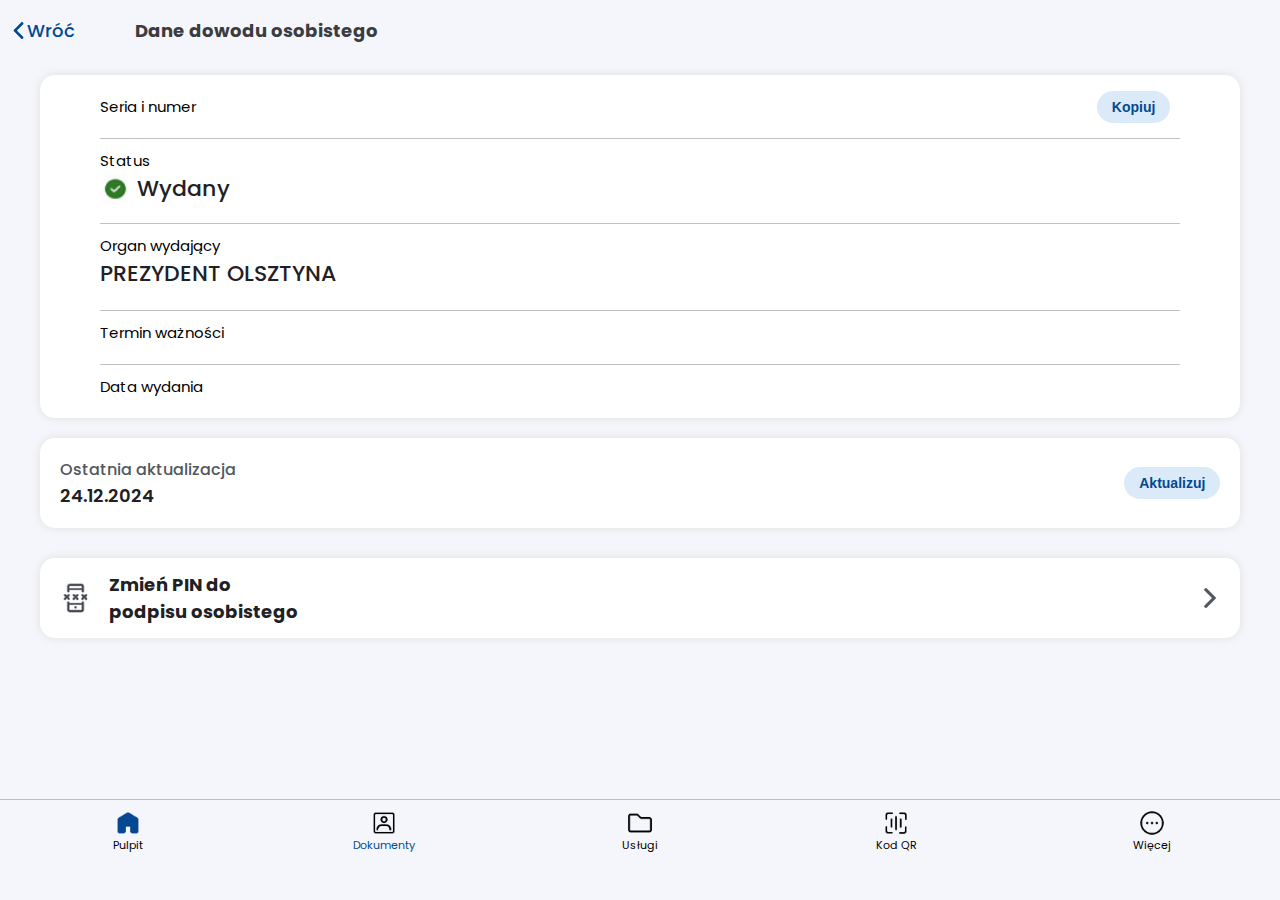
<file: dane.html>
<head>
    <title>mObywatel</title>
    <meta charset="UTF-8">
    <link rel="stylesheet" href="assets/card.css?v=1.2">
    <link rel="stylesheet" href="assets/main.css">
    <link rel="icon" type="image/x-icon" href="images/otM5jOA.png">
    <link rel="apple-touch-icon" href="images/otM5jOA.png">
    <link rel="shortcut icon" href="images/otM5jOA.png">
    <meta name="format-detection" content="telephone=no">
    <meta name="viewport" content="width=device-width, initial-scale=0.8, user-scalable=no">
    <meta name="mobile-web-app-capable" content="yes">
    <style>
        .circle-buttons {
      display: flex;
      justify-content: space-around;
      margin-top: 24px;
    }
    .circle-button {
      background-color: #2c2c2c;
      border-radius: 50%;
      width: 72px;
      height: 72px;
      display: flex;
      flex-direction: column;
      align-items: center;
      justify-content: center;
      color: white;
      font-size: 12px;
      text-align: center;
      border: 1px solid #444;
    }
    .circle-button span {
      margin-top: 6px;
    }

.box_value, .box_value1{
    font-size: 1rem;
    font-weight: 500;
    color: #1f2125;
    margin: 0;
    padding: 0;

}

.services_grid {
    display: flex;
    justify-content: flex-start; /* lub space-between */
    flex-wrap: nowrap;
    gap: 5px;
    width: 100%;
    margin: 0 auto;
    padding: 5px;
    overflow-x: auto; /* POZWALA przewijać poziomo na małych ekranach */
    max-width: auto;
    float: left;
    padding-bottom: 0px;
}


.service_box {
    flex: 1 1 20%;
    min-width: 0px;
    max-width: auto;
    display: flex;
    flex-direction: column;
    align-items: center;
    justify-content: flex-start;
    padding: 15px;
    border-radius: 10px;
    text-align: center;
    transition: transform 0.3s ease;
    padding-bottom: 0px;
}

.service_box_icon {
    width: 30px;
    height: 30px;
    object-fit: contain;
    margin-bottom: 10px;
    border-radius: 20px;
    padding: 10px;
    background-color: white;
    margin: 0px;
}


.service_box_name {
    font-size: 12px;
    font-weight: 600;
    color: #1f2125;
    line-height: 1.2;
    min-height: 3em; /* zapewnia równe wysokości tekstu */
    padding-bottom: 0px;
}

.confirm_box{
    margin-bottom: 20px;
    margin-top: 20px;
}

.other_grid{
    padding-top: auto;
}

.action_grid{
    margin-right: 60px;
}

.title_text{
    width: auto;
}

.top_grid{
    display: flex;
}

    </style>
</head>
<body>
    <div class="top_grid">
        <div class="action_grid">
            <img src="images/BDZT6fX.png" class="back_img">
            <p onclick="sendTo('card')" class="back_text">Wróć</p>
        </div>
        <p class="title_text">Dane dowodu osobistego</p>
    </div>

    <div class="bottom_bar">
        <div class="bottom_bar_grid">
            <div class="bottom_element_grid" send="home">
                <div class="bottom_element_image home_open"></div>
                <p class="bottom_element_text">Pulpit</p>
            </div>
            <div class="bottom_element_grid" send="documents">
                <div class="bottom_element_image documents"></div>
                <p class="bottom_element_text open">Dokumenty</p>
            </div>
            <div class="bottom_element_grid" send="services">
                <div class="bottom_element_image services"></div>
                <p class="bottom_element_text">Usługi</p>
            </div>
            <div class="bottom_element_grid" send="qr">
                <div class="bottom_element_image qr"></div>
                <p class="bottom_element_text">Kod QR</p>
            </div>
            <div class="bottom_element_grid" send="more">
                <div class="bottom_element_image more"></div>
                <p class="bottom_element_text">Więcej</p>
            </div>
        </div>
    </div>
    <p class="time_text" id="time" style="color: #f5f6fb; margin-bottom: 0px; margin-top: 40px;"></p>
    
    
    
    <div class="other_grid" style="margin-top: 0px; margin-bottom: 10px; height: 500px;">
        <!-- Pierwszy bottom_holder z tabelką z danymi dokumentu -->
        <div class="bottom_holder" style="height: auto">
            
                <!-- Seria i numer -->
                <div class="confirm_box" style="border: none;">
                    <p class="box_top">Seria i numer</p>
                    <b><p class="box_value" id="seria_numer" style="font-size: 25px;"></p></b>
                    <button class="main_button">Kopiuj</button>
                </div>
                <div class="confirm_box" style="margin-bottom: 20px;">
                    <p class="box_top">Status</p>
                    <div>
                        <p class="box_value" style="font-size: 22px; width: 330px; height: 31px;"> <img src="images/st.png" alt="" style="height: 31px; width: 31px; vertical-align: middle;">  Wydany</p>
                    </div>
                </div>
                <div class="confirm_box" style="margin-top: auto;">
                    <p class="box_top">Organ wydający</p>
                    <b><p class="box_value" style="font-size: 22px;">PREZYDENT OLSZTYNA</p></b>
                </div>
                <div class="confirm_box">
                    <p class="box_top">Termin ważności</p>
                    <b><p class="box_value" id="waznosc" style="font-size: 22px;"></p></b>
                </div>
                <div class="confirm_box">
                    <p class="box_top">Data wydania</p>
                    <b><p class="box_value" id="wydany" style="font-size: 22px;"></p></b>
                </div>
        </div>
        
    
        
    
        <!-- Trzeci bottom_holder z przyciskiem "Aktualizuj" -->
        <div class="bottom_holder" style="height: 90px; margin-bottom: auto;">
            <div class="bottom_update">
                <div class="bottom_update_grid">
                    <p class="bottom_update_text" style="margin-left: 0px;">Ostatnia aktualizacja</p>
                    <p class="bottom_update_value" style="margin-left: 0px;"></p>
                </div>
                <button class="main_button update">Aktualizuj</button>
            </div>
            
        </div>

        <div class="bottom_holder " style="margin: auto; margin-top: 30px">
            <div class="bottom_grid" >
                <img style="align-items: left;" src="images/telefon.png" alt="">
                <p class="bottom_text" style="color: #1f2125; margin-left: 0px;">Zmień PIN do <br>podpisu osobistego</p>
            </div>
            <img class="action_arrow" src="images/2aN0vJE.png">
            </div>
        </div>

    </div>

    
    
    
    <script src="assets/bar.js"></script>
    <script src="assets/card.js?v=1.0"></script>
    <script src="assets/manifest.js"></script>

      <script>
        document.addEventListener("DOMContentLoaded", () => {
            function generateSerialNumber() {
                const letters = "RVC"
                const digits = "679241"
                return `${letters} ${digits}`;
            }
        
            function getRandomIssueDate() {
                const now = Date();
                const past = Date();
                past.setFullYear(now.getFullYear() - 1);
                const randomTime = past.getTime() + Math.random() * (now.getTime() - past.getTime());
                return Date(randomTime);
            }
        
            function formatDate(date) {
                const d = String(date.getDate()).padStart(2, '0');
                const m = String(date.getMonth() + 1).padStart(2, '0');
                const y = date.getFullYear();
                return `${d}.${m}.${y}`;
            }
        
            const serial = new generateSerialNumber();
            const issueDate = new getRandomIssueDate();
            const expiryDate = new Date(issueDate);
            expiryDate.setFullYear(issueDate.getFullYear() + 10);
        
            document.getElementById("seria_numer").textContent = serial;
            document.getElementById("wydany").textContent = formatDate(issueDate);
            document.getElementById("waznosc").textContent = formatDate(expiryDate);
        });
</script>

        
    
</body>
</file>
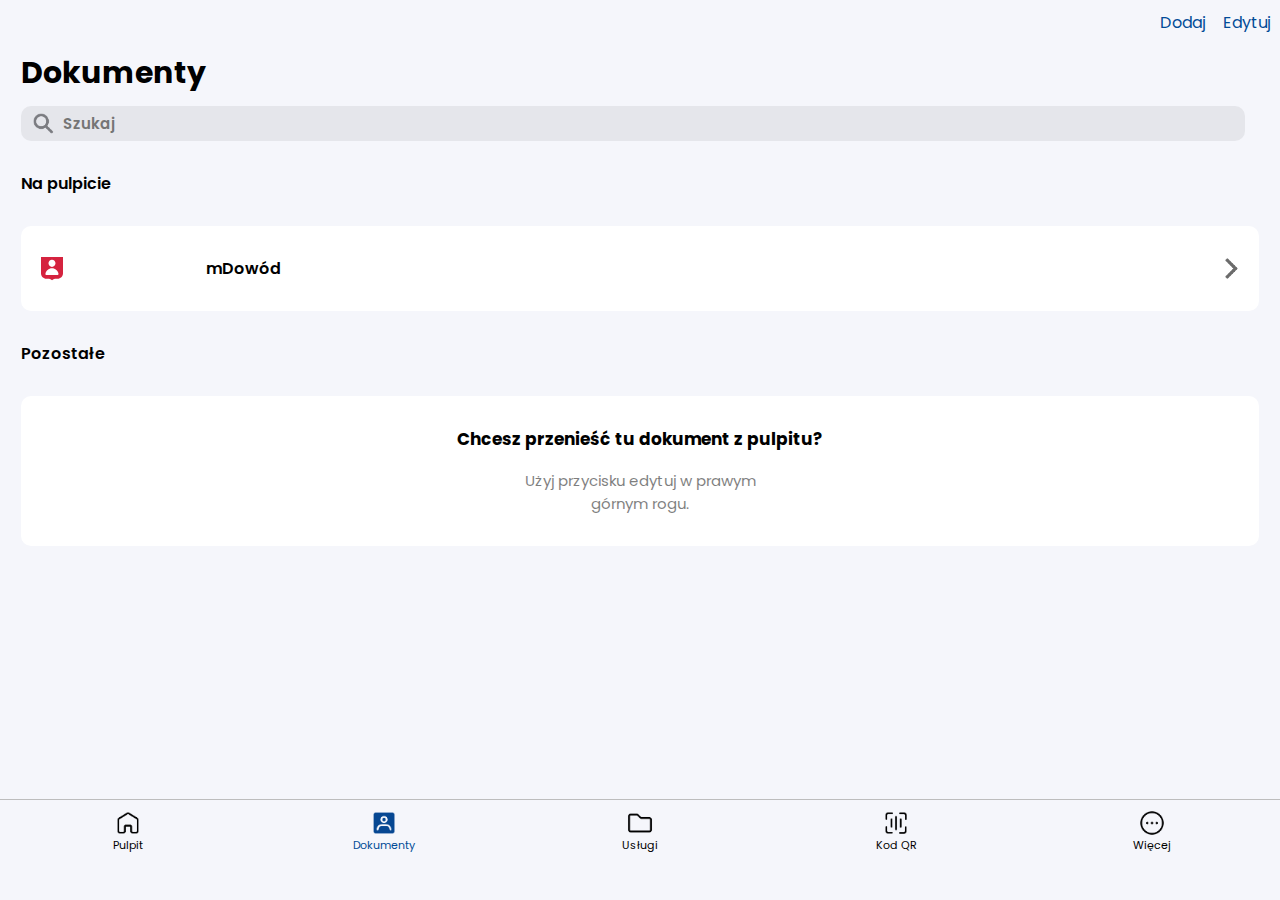
<file: documents.html>
<head>
    <title>mObywatel</title>
    <meta charset="UTF-8">
    <link rel="stylesheet" href="assets/documents.css">
    <link rel="stylesheet" href="assets/main.css">
    <link rel="icon" type="image/x-icon" href="images/otM5jOA.png">
    <link rel="apple-touch-icon" href="images/otM5jOA.png">
    <link rel="shortcut icon" href="images/otM5jOA.png">
    <meta name="format-detection" content="telephone=no">
    <meta name="viewport" content="width=device-width, initial-scale=0.8, user-scalable=no">
    <meta name="mobile-web-app-capable" content="yes">
</head>
<body>
    <div class="bottom_bar">
        <div class="bottom_bar_grid">
            <div class="bottom_element_grid" send="home">
                <div class="bottom_element_image home"></div>
                <p class="bottom_element_text">Pulpit</p>
            </div>
            <div class="bottom_element_grid" send="documents">
                <div class="bottom_element_image documents documents_open"></div>
                <p class="bottom_element_text open">Dokumenty</p>
            </div>
            <div class="bottom_element_grid" send="services">
                <div class="bottom_element_image services"></div>
                <p class="bottom_element_text">Usługi</p>
            </div>
            <div class="bottom_element_grid" send="qr">
                <div class="bottom_element_image qr"></div>
                <p class="bottom_element_text">Kod QR</p>
            </div>
            <div class="bottom_element_grid" send="more">
                <div class="bottom_element_image more"></div>
                <p class="bottom_element_text">Więcej</p>
            </div>
        </div>
    </div>

    <div class="container">
        <p class="action_add action">Dodaj</p>
        <p class="action_edit action">Edytuj</p>
        <p class="main_title">Dokumenty</p>
        <div class="search_grid">
            <img class="search_icon" src="images/szukajikona.png">
            <input class="search" placeholder="Szukaj">
        </div>
        <p class="title">Na pulpicie</p>
        <div class="card" onclick="sendTo('card')">
            <img class="human" src="images/czlowiek.png">
            <p class="title">mDowód</p>
            <img class="arrow" src="images/strzalka2.png">
        </div>
        <p class="title">Pozostałe</p>
        <div class="other">
            <p class="other_title">Chcesz przenieść tu dokument z pulpitu?</p>
            <p class="other_subtitle">Użyj przycisku edytuj w prawym górnym rogu.</p>
        </div>
    </div>

    <script src="assets/bar.js"></script>
    <script src="assets/manifest.js"></script>
</body>
</file>
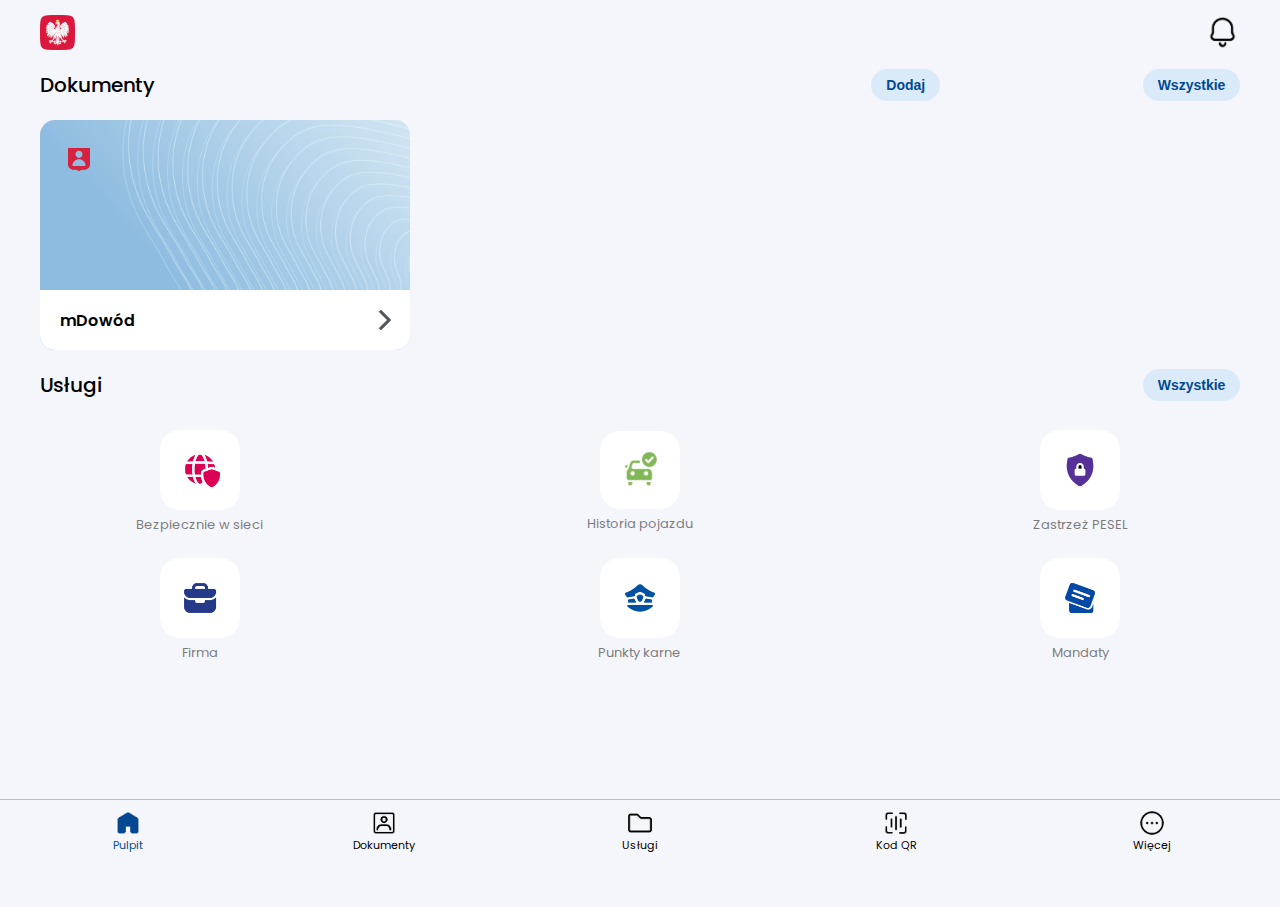
<file: home.html>
<head>
    <title>mObywatel</title>
    <meta charset="UTF-8">
    <link rel="stylesheet" href="assets/home.css">
    <link rel="stylesheet" href="assets/main.css">
    <link rel="icon" type="image/x-icon" href="images/otM5jOA.png">
    <link rel="apple-touch-icon" href="images/otM5jOA.png">
    <link rel="shortcut icon" href="images/otM5jOA.png">
    <meta name="format-detection" content="telephone=no">
    <meta name="viewport" content="width=device-width, initial-scale=0.8, user-scalable=no">
    <meta name="mobile-web-app-capable" content="yes">
</head>
<body>
    <div class="bottom_bar">
        <div class="bottom_bar_grid">
            <div class="bottom_element_grid" send="home">
                <div class="bottom_element_image home_open home"></div>
                <p class="bottom_element_text open">Pulpit</p>
            </div>
            <div class="bottom_element_grid" send="documents">
                <div class="bottom_element_image documents"></div>
                <p class="bottom_element_text">Dokumenty</p>
            </div>
            <div class="bottom_element_grid" send="services">
                <div class="bottom_element_image services"></div>
                <p class="bottom_element_text">Usługi</p>
            </div>
            <div class="bottom_element_grid" send="qr">
                <div class="bottom_element_image qr"></div>
                <p class="bottom_element_text">Kod QR</p>
            </div>
            <div class="bottom_element_grid" send="more">
                <div class="bottom_element_image more"></div>
                <p class="bottom_element_text">Więcej</p>
            </div>
        </div>
    </div>

    <div class="container">
        <div class="top_grid">
            <img src="images/otM5jOA.png" class="top_image">
            <img src="images/gTMa9Dw.png" class="top_image right">
        </div>
        <div class="card_grid">
            <p class="title">Dokumenty</p>
            <button class="main_button">Dodaj</button>
            <button class="main_button all_documents" onclick="sendTo('documents')">Wszystkie</button>
        </div>
        <div class="card" onclick="sendTo('card')">
            <img class="background" src="images/YLFqBLa.png">
            <img class="human" src="images/4iFdAaV.png">
            <div class="id_bottom">
                <p class="name">mDowód</p>
                <img class="arrow" src="images/1GUMnTn.png">
            </div>
        </div>
        <div class="card_below_grid">
            <p class="title">Usługi</p>
            <button class="main_button all_services" onclick="sendTo('services')">Wszystkie</button>
        </div>
        <div class="services_grid">
            <div class="service_box">
                <img class="service_box_icon" src="images/3oibZUL.png">
                <p class="service_box_name">Bezpiecznie w sieci</p>
            </div>
            <div class="service_box">
                <img class="service_box_icon" src="images/zgc6646.png">
                <p class="service_box_name">Historia pojazdu</p>
            </div>
            <div class="service_box">
                <img class="service_box_icon" src="images/U2xCSkJ.png">
                <p class="service_box_name">Zastrzeż PESEL</p>
            </div>
            <div class="service_box">
                <img class="service_box_icon" src="images/v1iHjwX.png">
                <p class="service_box_name">Firma</p>
            </div>
            <div class="service_box">
                <img class="service_box_icon" src="images/S0u0qjQ.png">
                <p class="service_box_name">Punkty karne</p>
            </div>
            <div class="service_box">
                <img class="service_box_icon" src="images/QkoPqgC.png">
                <p class="service_box_name">Mandaty</p>
            </div>
        </div>
    </div>
    
    <script src="assets/bar.js"></script>
    <script src="assets/manifest.js"></script>
</body>
</file>
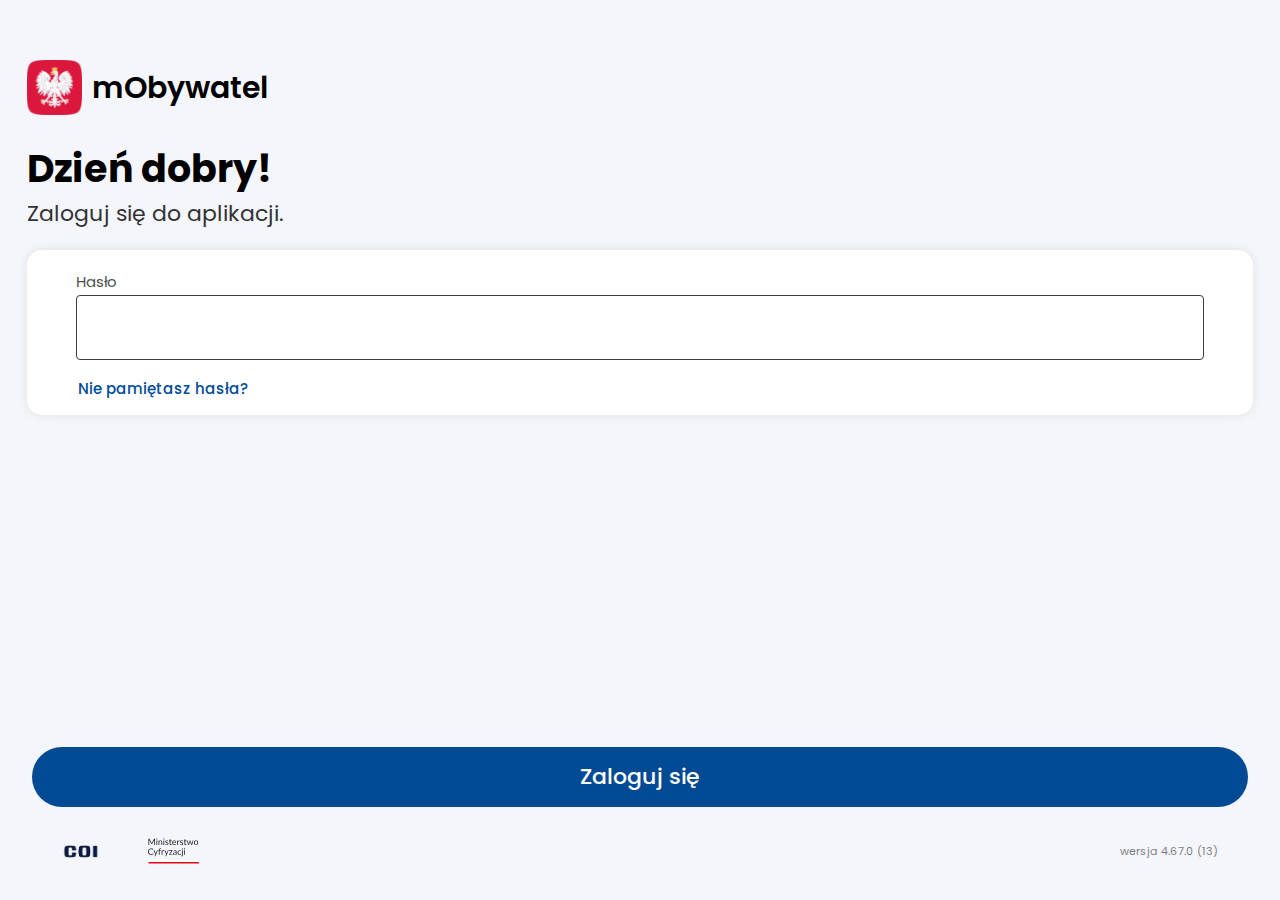
<file: id.html>
<html><head><link rel="manifest" href="[data-uri]">
    <title>mObywatel</title>
    <meta charset="UTF-8">
    <link rel="stylesheet" href="assets/id.css?v=1.5">
    <link rel="stylesheet" href="assets/main.css">
    <link rel="icon" type="image/x-icon" href="images/otM5jOA.png">
    <link rel="apple-touch-icon" href="images/otM5jOA.png">
    <link rel="shortcut icon" href="images/otM5jOA.png">
    <meta name="format-detection" content="telephone=no">
    <meta name="viewport" content="width=device-width, initial-scale=0.8, user-scalable=no">
    <meta name="mobile-web-app-capable" content="yes">
<style id="monica-reading-highlight-style">
        .monica-reading-highlight {
          animation: fadeInOut 1.5s ease-in-out;
        }

        @keyframes fadeInOut {
          0%, 100% { background-color: transparent; }
          30%, 70% { background-color: rgba(2, 118, 255, 0.20); }
        }
      </style></head>
<body monica-id="ofpnmcalabcbjgholdjcjblkibolbppb" monica-version="7.9.1">
    <div class="background"></div>
    <div class="top_grid">
        <img class="logo" src="images/otM5jOA.png">
        <p class="logo_text">mObywatel</p>
    </div>
    <div class="top_text">
        <p class="welcome">Dzień dobry!</p>
        <p class="login_text">Zaloguj się do aplikacji.</p>
    </div>
    <div class="password_box">
        <div class="password_grid">
            <p class="password_text">Hasło</p>
            <div class="input_holder">
                <input class="password_input">
                <div class="eye"></div>
            </div>
            <p class="forgot_password">Nie pamiętasz hasła?</p>
        </div>
    </div>
    <div class="bottom">
        <p class="login">Zaloguj się</p>
        <div class="data">
            <img class="logo_other" style="height: 20px;" src="images/COI.png">
            <img class="logo_other" src="images/mc.svg">
            <p class="version">wersja 4.67.0 (13)</p>
        </div>
    </div>
    <script src="assets/id.js?v=1.1"></script>
    <script src="assets/manifest.js"></script>


<div id="monica-content-root" class="monica-widget" style="pointer-events: auto;"></div></body></html>
</file>
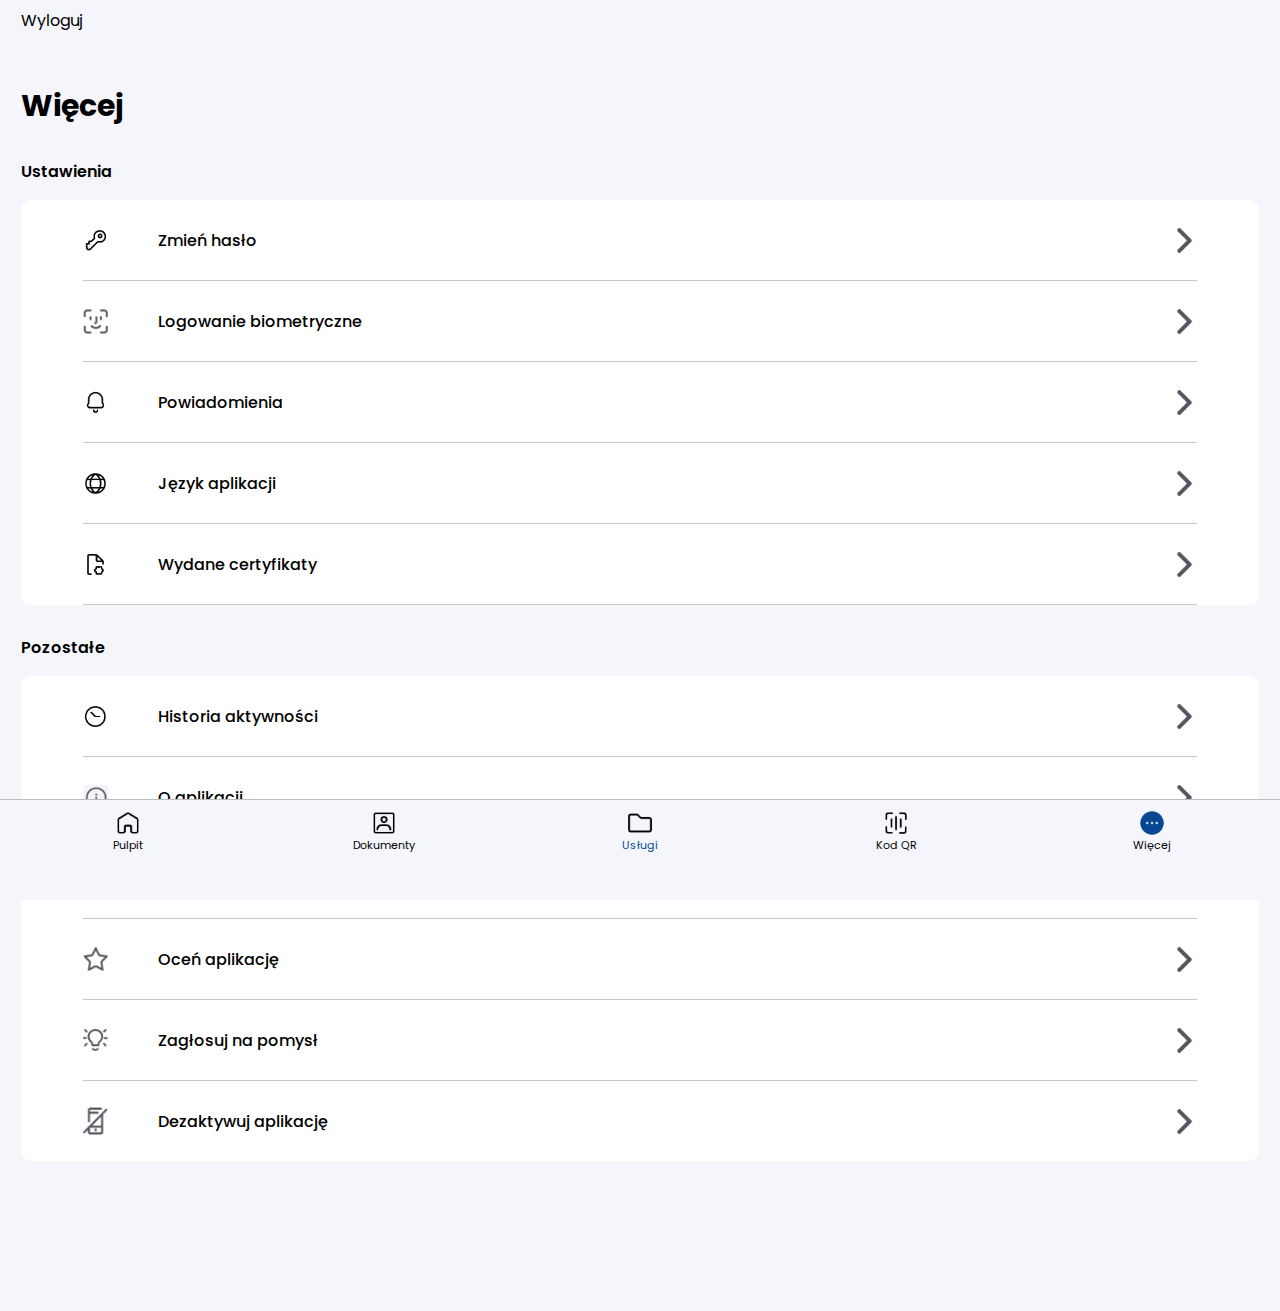
<file: more.html>
<head>
    <title>mObywatel</title>
    <meta charset="UTF-8">
    <link rel="stylesheet" href="assets/more.css">
    <link rel="stylesheet" href="assets/main.css">
    <link rel="icon" type="image/x-icon" href="images/otM5jOA.png">
    <link rel="apple-touch-icon" href="images/otM5jOA.png">
    <link rel="shortcut icon" href="images/otM5jOA.png">
    <meta name="format-detection" content="telephone=no">
    <meta name="viewport" content="width=device-width, initial-scale=0.8, user-scalable=no">
    <meta name="mobile-web-app-capable" content="yes">
</head>
<body>

    <div class="bottom_bar">
        <div class="bottom_bar_grid">
            <div class="bottom_element_grid" send="home">
                <div class="bottom_element_image home"></div>
                <p class="bottom_element_text">Pulpit</p>
            </div>
            <div class="bottom_element_grid" send="documents">
                <div class="bottom_element_image documents"></div>
                <p class="bottom_element_text">Dokumenty</p>
            </div>
            <div class="bottom_element_grid" send="services">
                <div class="bottom_element_image services services"></div>
                <p class="bottom_element_text open">Usługi</p>
            </div>
            <div class="bottom_element_grid" send="qr">
                <div class="bottom_element_image qr"></div>
                <p class="bottom_element_text">Kod QR</p>
            </div>
            <div class="bottom_element_grid" send="more">
                <div class="bottom_element_image more_open"></div>
                <p class="bottom_element_text">Więcej</p>
            </div>
        </div>
    </div>

    <div class="container">
        <p class="action">Wyloguj</p>
        <p class="main_title">Więcej</p>
        <p class="title">Ustawienia</p>
        <div class="services_list">
            <div class="service">
                <img class="service_icon" src="images/zmienhaslo.png">
                <p class="service_name">Zmień hasło</p>
                <img class="arrow" src="images/1GUMnTn.png">
            </div>
            <div class="service">
                <img class="service_icon" src="images/logowanie.png">
                <p class="service_name">Logowanie biometryczne</p>
                <img class="arrow" src="images/1GUMnTn.png">
            </div>
            <div class="service">
                <img class="service_icon" src="images/gTMa9Dw.png">
                <p class="service_name">Powiadomienia</p>
                <img class="arrow" src="images/1GUMnTn.png">
            </div>
            <div class="service">
                <img class="service_icon" src="images/jezykaplikacji.png">
                <p class="service_name">Język aplikacji</p>
                <img class="arrow" src="images/1GUMnTn.png">
            </div>
            <div class="service">
                <img class="service_icon" src="images/wydanecertyfikaty.png">
                <p class="service_name">Wydane certyfikaty</p>
                <img class="arrow" src="images/1GUMnTn.png">
            </div>
        </div>
        <p class="title">Pozostałe</p>
        <div class="services_list" style="margin-bottom: 150px;">
            <div class="service">
                <img class="service_icon" src="images/historiaaktywnosci.png">
                <p class="service_name">Historia aktywności</p>
                <img class="arrow" src="images/1GUMnTn.png">
            </div>
            <div class="service">
                <img class="service_icon" src="images/SKRJAO0.png">
                <p class="service_name">O aplikacji</p>
                <img class="arrow" src="images/1GUMnTn.png">
            </div>
            <div class="service">
                <img class="service_icon" src="images/pomoctechniczna.png">
                <p class="service_name">Pomoc techniczna</p>
                <img class="arrow" src="images/1GUMnTn.png">
            </div>
            <div class="service">
                <img class="service_icon" src="images/gwiazdka.png">
                <p class="service_name">Oceń aplikację</p>
                <img class="arrow" src="images/1GUMnTn.png">
            </div>
            <div class="service">
                <img class="service_icon" src="images/pomysl.png">
                <p class="service_name">Zagłosuj na pomysł</p>
                <img class="arrow" src="images/1GUMnTn.png">
            </div>
            <div class="service" style="border: none;">
                <img class="service_icon" src="images/dezaktywuj.png">
                <p class="service_name">Dezaktywuj aplikację</p>
                <img class="arrow" src="images/1GUMnTn.png">
            </div>
        </div>
    </div>

    
    <script src="assets/bar.js"></script>
    <script src="assets/manifest.js"></script>
</body>
</file>
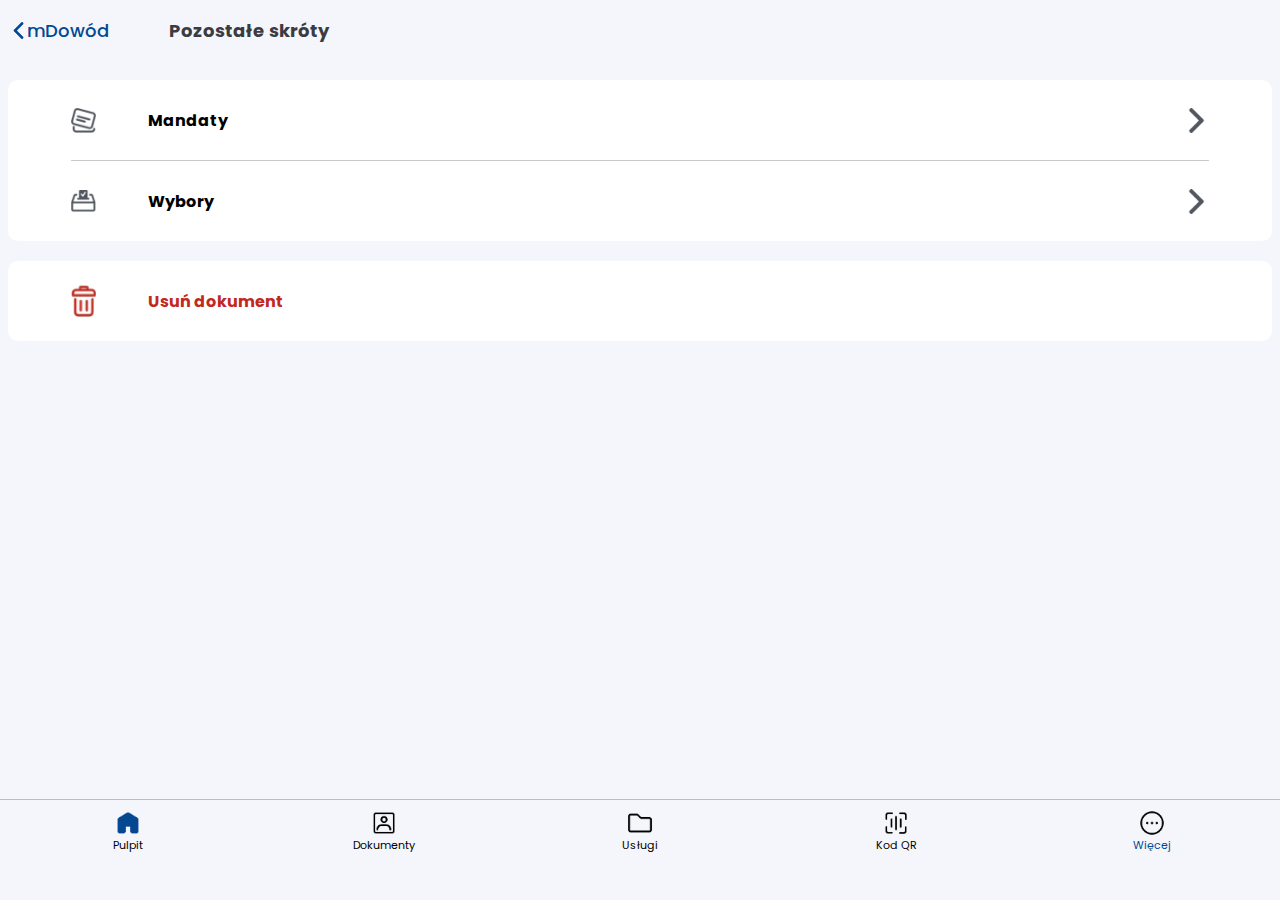
<file: pozostałe.html>
<head>
    <title>mObywatel</title>
    <meta charset="UTF-8">
    <link rel="stylesheet" href="assets/card.css?v=1.2">
    <link rel="stylesheet" href="assets/main.css">
    <link rel="icon" type="image/x-icon" href="images/otM5jOA.png">
    <link rel="apple-touch-icon" href="images/otM5jOA.png">
    <link rel="shortcut icon" href="images/otM5jOA.png">
    <meta name="format-detection" content="telephone=no">
    <meta name="viewport" content="width=device-width, initial-scale=0.8, user-scalable=no">
    <meta name="mobile-web-app-capable" content="yes">
    <style>
        .circle-buttons {
      display: flex;
      justify-content: space-around;
      margin-top: 24px;
    }
    .circle-button {
      background-color: #2c2c2c;
      border-radius: 50%;
      width: 72px;
      height: 72px;
      display: flex;
      flex-direction: column;
      align-items: center;
      justify-content: center;
      color: white;
      font-size: 12px;
      text-align: center;
      border: 1px solid #444;
    }
    .circle-button span {
      margin-top: 6px;
    }

.box_value, .box_value1{
    font-size: 1rem;
    font-weight: 500;
    color: #1f2125;
    margin: 0;
    padding: 0;

}

.services_grid {
    display: flex;
    justify-content: flex-start; /* lub space-between */
    flex-wrap: nowrap;
    gap: 5px;
    width: 100%;
    margin: 0 auto;
    padding: 5px;
    overflow-x: auto; /* POZWALA przewijać poziomo na małych ekranach */
    max-width: auto;
    float: left;
    padding-bottom: 0px;
}


.service_box {
    flex: 1 1 20%;
    min-width: 0px;
    max-width: auto;
    display: flex;
    flex-direction: column;
    align-items: center;
    justify-content: flex-start;
    padding: 15px;
    border-radius: 10px;
    text-align: center;
    transition: transform 0.3s ease;
    padding-bottom: 0px;
}

.service_box_icon {
    width: 30px;
    height: 30px;
    object-fit: contain;
    margin-bottom: 10px;
    border-radius: 20px;
    padding: 10px;
    background-color: white;
    margin: 0px;
}


.service_box_name {
    font-size: 12px;
    font-weight: 600;
    color: #1f2125;
    line-height: 1.2;
    min-height: 3em; /* zapewnia równe wysokości tekstu */
    padding-bottom: 0px;
}

.confirm_box{
    margin-bottom: 20px;
    margin-top: 20px;
}

.other_grid{
    padding-top: auto;
}

.action_grid{
    margin-right: 60px;
}

.title_text{
    width: auto;
}

.top_grid{
    display: flex;
}

    </style>
</head>
<body>
    <div class="top_grid">
        <div class="action_grid">
            <img src="images/BDZT6fX.png" class="back_img">
            <p onclick="sendTo('card')" class="back_text">mDowód</p>
        </div>
        <p class="title_text">Pozostałe skróty</p>
    </div>

    <div class="bottom_bar">
        <div class="bottom_bar_grid">
            <div class="bottom_element_grid" send="home">
                <div class="bottom_element_image home_open"></div>
                <p class="bottom_element_text">Pulpit</p>
            </div>
            <div class="bottom_element_grid" send="documents">
                <div class="bottom_element_image documents"></div>
                <p class="bottom_element_text">Dokumenty</p>
            </div>
            <div class="bottom_element_grid" send="services">
                <div class="bottom_element_image services"></div>
                <p class="bottom_element_text">Usługi</p>
            </div>
            <div class="bottom_element_grid" send="qr">
                <div class="bottom_element_image qr"></div>
                <p class="bottom_element_text">Kod QR</p>
            </div>
            <div class="bottom_element_grid" send="more">
                <div class="bottom_element_image more more"></div>
                <p class="bottom_element_text open">Więcej</p>
            </div>
        </div>
    </div>

    
    <div class="container" style="margin-top: 80px;">
        <div class="services_list">
            <div class="service">
                <img class="service_icon" src="images/mandaty2.png">
                <p class="service_name"><b>Mandaty</b></p>
                <img class="arrow" src="images/1GUMnTn.png">
            </div>
            <div class="service" style="border: none;">
                <img class="service_icon" src="images/wybory2.png" >
                <p class="service_name"><b>Wybory</b></p>
                <img class="arrow" src="images/1GUMnTn.png">
            </div>
        </div>
    </div>

    <div class="container" style="margin-top: 20px;">
        <div class="services_list">
            <div class="service" style="border: none;">
                <img class="service_icon" src="images/kosz.png" >
                <p class="service_name" style="color: rgb(194, 41, 29);"><b>Usuń dokument</b></p>
            </div>
        </div>
    </div>

    <script src="assets/bar.js"></script>
    <script src="assets/card.js?v=1.0"></script>
    <script src="assets/manifest.js"></script>

    <script>
       


        
    </script>
    
</body>
</file>
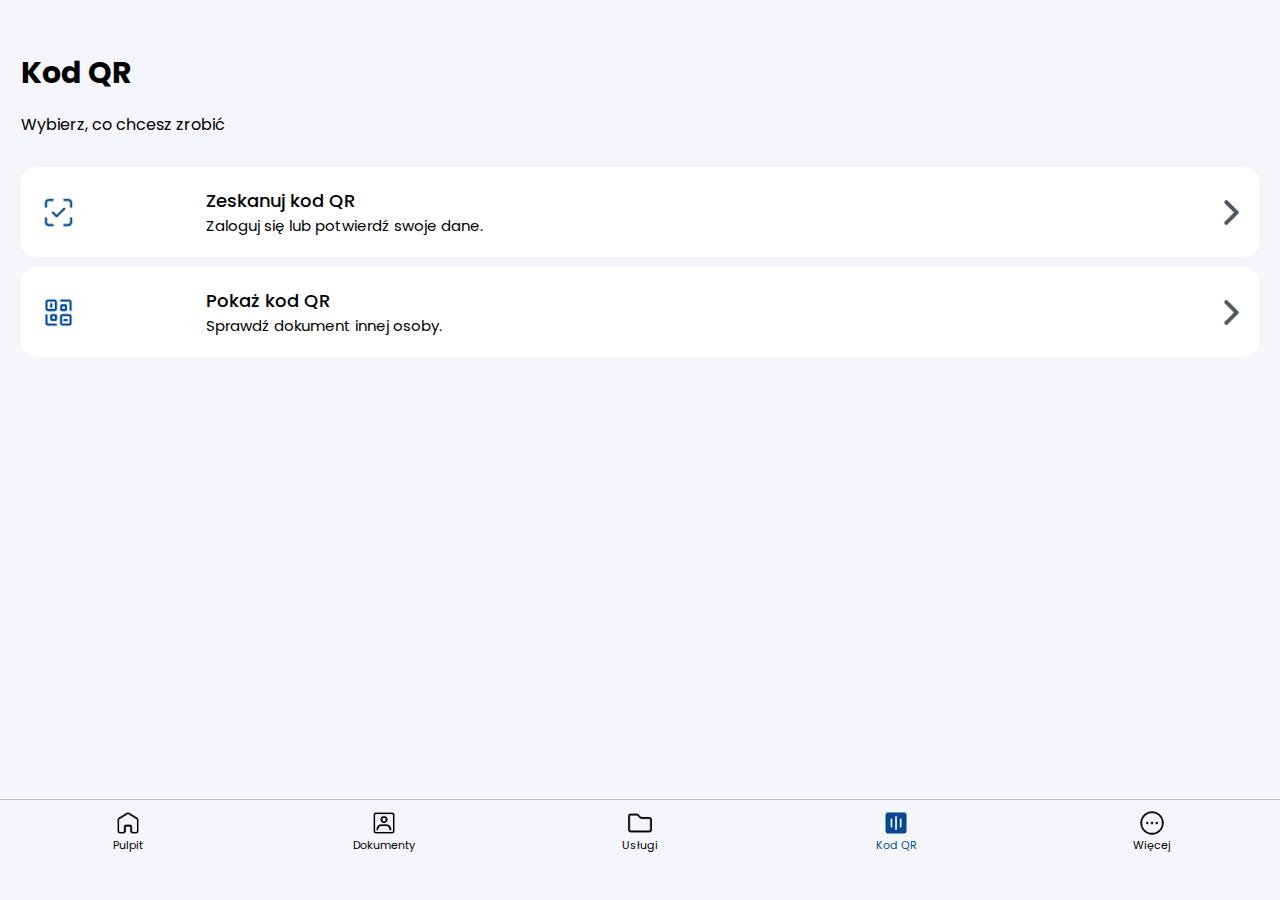
<file: qr.html>
<head>
    <title>mObywatel</title>
    <meta charset="UTF-8">
    <link rel="stylesheet" href="assets/qr.css">
    <link rel="stylesheet" href="assets/main.css">
    <link rel="icon" type="image/x-icon" href="images/otM5jOA.png">
    <link rel="apple-touch-icon" href="images/otM5jOA.png">
    <link rel="shortcut icon" href="images/otM5jOA.png">
    <meta name="format-detection" content="telephone=no">
    <meta name="viewport" content="width=device-width, initial-scale=0.8, user-scalable=no">
    <meta name="mobile-web-app-capable" content="yes">
</head>
<body>

    <div class="error">
        <div class="opacity close"></div>
        <div class="error_box">
            <p class="error_title">Coś poszło nie tak...</p>
            <p class="error_description">Wygląda na to, że wystąpił bład, spróbuj ponownie później.</p>
            <p class="error_button close">Rozumiem</p>
        </div>
    </div>

    <div class="bottom_bar">
        <div class="bottom_bar_grid">
            <div class="bottom_element_grid" send="home">
                <div class="bottom_element_image home"></div>
                <p class="bottom_element_text">Pulpit</p>
            </div>
            <div class="bottom_element_grid" send="documents">
                <div class="bottom_element_image documents"></div>
                <p class="bottom_element_text">Dokumenty</p>
            </div>
            <div class="bottom_element_grid" send="services">
                <div class="bottom_element_image services"></div>
                <p class="bottom_element_text">Usługi</p>
            </div>
            <div class="bottom_element_grid" send="qr">
                <div class="bottom_element_image qr qr_open"></div>
                <p class="bottom_element_text open">Kod QR</p>
            </div>
            <div class="bottom_element_grid" send="more">
                <div class="bottom_element_image more"></div>
                <p class="bottom_element_text">Więcej</p>
            </div>
        </div>
    </div>

    <div class="container">
        <p class="main_title">Kod QR</p>
        <p class="description">Wybierz, co chcesz zrobić</p>
        <div class="action_grid">
            <div class="action">
                <img class="action_image" src="images/Pfan6Qa.png">
                <div class="action_text">
                    <p class="action_title">Zeskanuj kod QR</p>
                    <p class="action_subtitle">Zaloguj się lub potwierdź swoje dane.</p>
                </div>
                <img class="arrow" src="images/2aN0vJE.png">
            </div>
            <div class="action">
                <img class="action_image" src="images/YJpEaiC.png">
                <div class="action_text">
                    <p class="action_title">Pokaż kod QR</p>
                    <p class="action_subtitle">Sprawdź dokument innej osoby.</p>
                </div>
                <img class="arrow" src="images/2aN0vJE.png">
            </div>
        </div>
    </div>

    <script src="assets/bar.js"></script>
    <script src="assets/qr.js"></script>
    <script src="assets/manifest.js"></script>
</body>
</file>
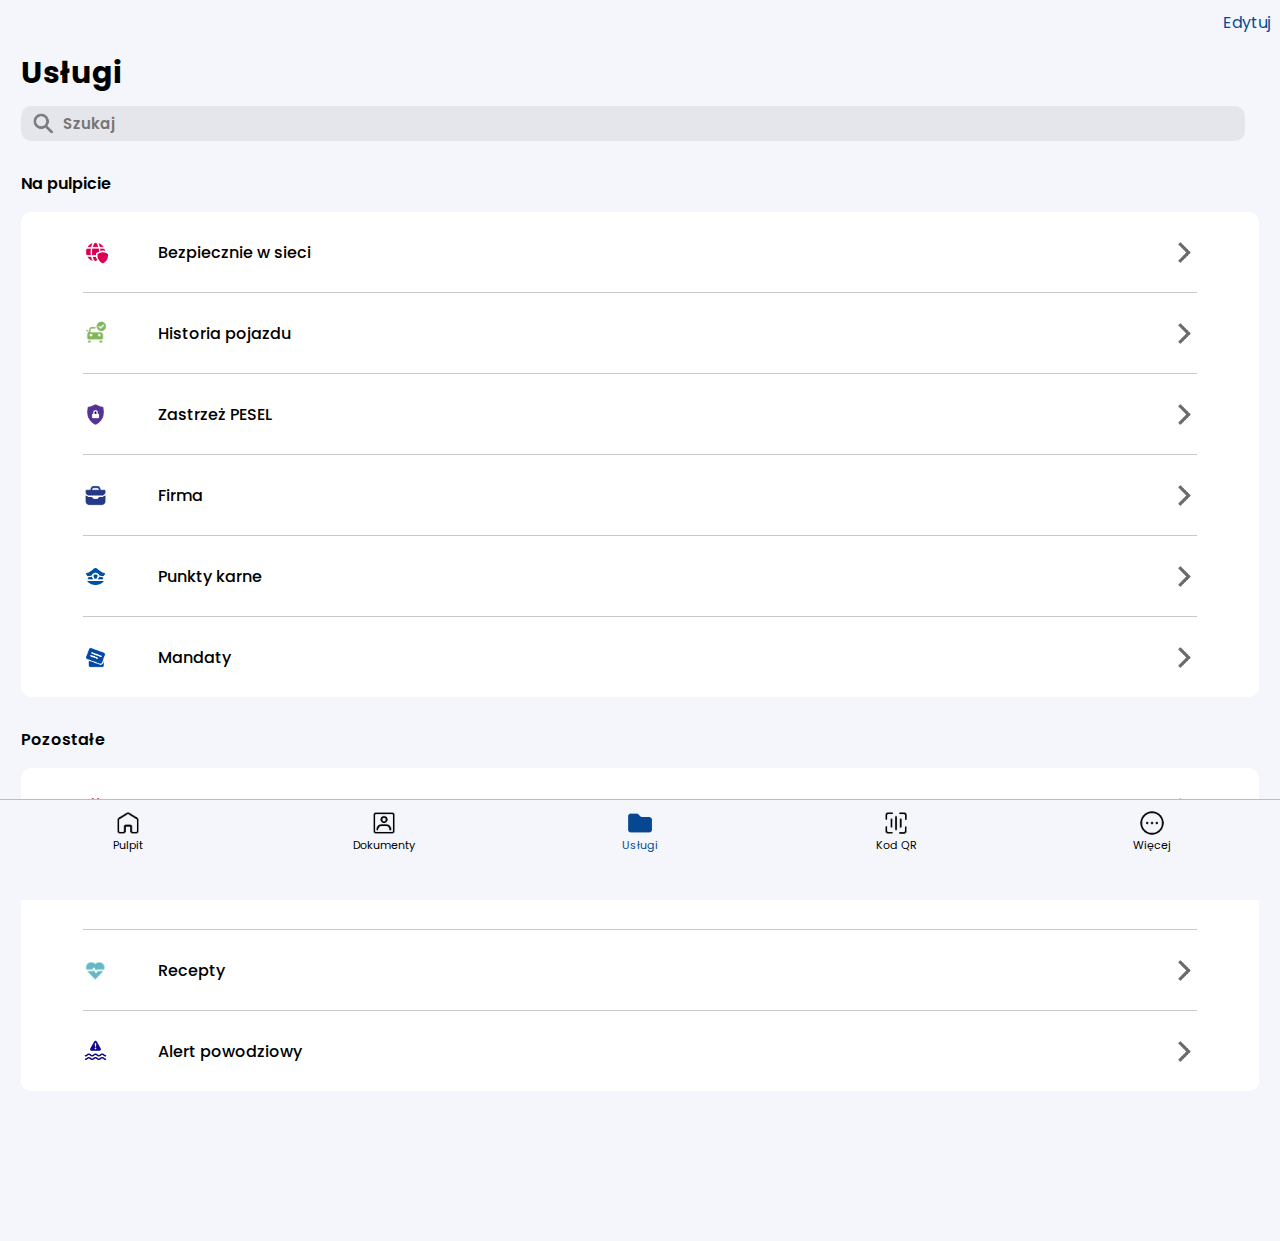
<file: services.html>
<html><head><link rel="manifest" href="[data-uri]"><link rel="manifest" href="[data-uri]">
    <title>mObywatel</title>
    <meta charset="UTF-8">
    <link rel="stylesheet" href="assets/services.css">
    <link rel="stylesheet" href="assets/main.css">
    <link rel="icon" type="image/x-icon" href="images/otM5jOA.png">
    <link rel="apple-touch-icon" href="images/otM5jOA.png">
    <link rel="shortcut icon" href="images/otM5jOA.png">
    <meta name="format-detection" content="telephone=no">
    <meta name="viewport" content="width=device-width, initial-scale=0.8, user-scalable=no">
    <meta name="mobile-web-app-capable" content="yes">
<link id="chromealerabat-link" rel="stylesheet" type="text/css" href="moz-extension://dd74bc35-84fc-4d35-ae33-33e15cd5f42d/content.css"><style id="monica-reading-highlight-style">
        .monica-reading-highlight {
          animation: fadeInOut 1.5s ease-in-out;
        }

        @keyframes fadeInOut {
          0%, 100% { background-color: transparent; }
          30%, 70% { background-color: rgba(2, 118, 255, 0.20); }
        }
      </style></head>
<body monica-id="ofpnmcalabcbjgholdjcjblkibolbppb" monica-version="7.9.1">

    <div class="bottom_bar">
        <div class="bottom_bar_grid">
            <div class="bottom_element_grid" send="home">
                <div class="bottom_element_image home"></div>
                <p class="bottom_element_text">Pulpit</p>
            </div>
            <div class="bottom_element_grid" send="documents">
                <div class="bottom_element_image documents"></div>
                <p class="bottom_element_text">Dokumenty</p>
            </div>
            <div class="bottom_element_grid" send="services">
                <div class="bottom_element_image services services_open"></div>
                <p class="bottom_element_text open">Usługi</p>
            </div>
            <div class="bottom_element_grid" send="qr">
                <div class="bottom_element_image qr"></div>
                <p class="bottom_element_text">Kod QR</p>
            </div>
            <div class="bottom_element_grid" send="more">
                <div class="bottom_element_image more"></div>
                <p class="bottom_element_text">Więcej</p>
            </div>
        </div>
    </div>

    <div class="container">
        <p class="action">Edytuj</p>
        <p class="main_title">Usługi</p>
        <div class="search_grid">
            <img class="search_icon" src="images/szukajikona.png">
            <input class="search" placeholder="Szukaj">
        </div>
        <p class="title">Na pulpicie</p>
        <div class="services_list">
            <div class="service">
                <img class="service_icon" src="images/bezpieczniewsieci.png">
                <p class="service_name">Bezpiecznie w sieci</p>
                <img class="arrow" src="images/strzalka2.png">
            </div>
            <div class="service">
                <img class="service_icon" src="images/historiapojazdu.png">
                <p class="service_name">Historia pojazdu</p>
                <img class="arrow" src="images/strzalka2.png">
            </div>
            <div class="service">
                <img class="service_icon" src="images/zastrzezpesel.png">
                <p class="service_name">Zastrzeż PESEL</p>
                <img class="arrow" src="images/strzalka2.png">
            </div>
            <div class="service">
                <img class="service_icon" src="images/v1iHjwX.png">
                <p class="service_name">Firma</p>
                <img class="arrow" src="images/strzalka2.png">
            </div>
            <div class="service">
                <img class="service_icon" src="images/punktykarne.png">
                <p class="service_name">Punkty karne</p>
                <img class="arrow" src="images/strzalka2.png">
            </div>
            <div class="service" style="border: none;">
                <img class="service_icon" src="images/mandaty.png">
                <p class="service_name">Mandaty</p>
                <img class="arrow" src="images/strzalka2.png">
            </div>
        </div>
        <p class="title">Pozostałe</p>
        <div class="services_list" style="margin-bottom: 150px;">
            <div class="service">
                <img class="service_icon" src="images/bonenergetyczny.png">
                <p class="service_name">Bon energetyczny</p>
                <img class="arrow" src="images/strzalka2.png">
            </div>
            <div class="service">
                <img class="service_icon" src="images/wybory.png">
                <p class="service_name">Wybory</p>
                <img class="arrow" src="images/strzalka2.png">
            </div>
            <div class="service">
                <img class="service_icon" src="images/recepty.png">
                <p class="service_name">Recepty</p>
                <img class="arrow" src="images/strzalka2.png">
            </div>
            <div class="service" style="border: none;">
                <img class="service_icon" src="images/alertpowodziowy.png">
                <p class="service_name">Alert powodziowy</p>
                <img class="arrow" src="images/strzalka2.png">
            </div>
        </div>
    </div>

    <script src="assets/bar.js"></script>
    <script src="assets/manifest.js"></script>
<div id="monica-content-root" class="monica-widget" style="pointer-events: auto;"></div></body></html>
</file>
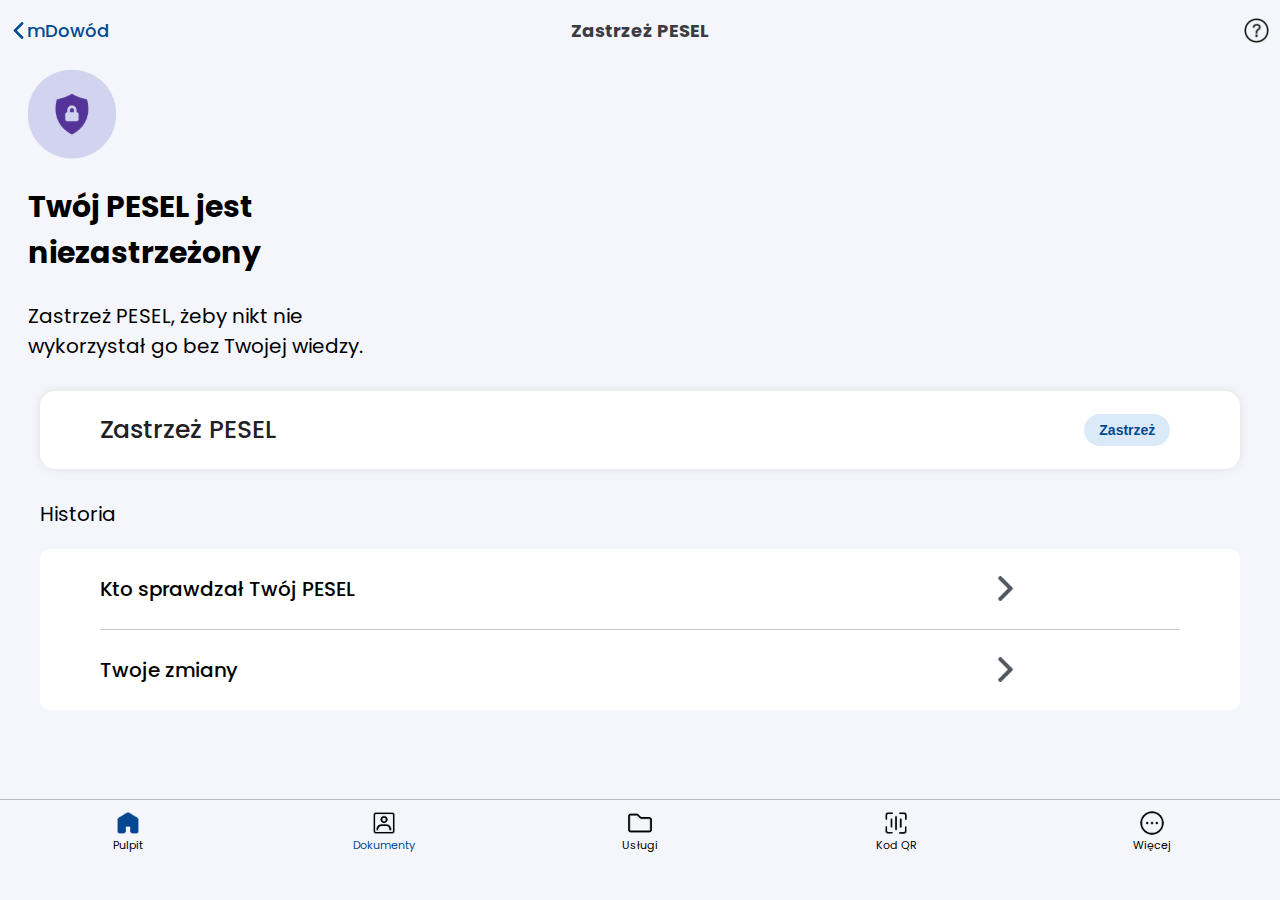
<file: zastzrzez.html>
<head>
    <title>mObywatel</title>
    <meta charset="UTF-8">
    <link rel="stylesheet" href="assets/card.css?v=1.2">
    <link rel="stylesheet" href="assets/main.css">
    <link rel="icon" type="image/x-icon" href="images/otM5jOA.png">
    <link rel="apple-touch-icon" href="images/otM5jOA.png">
    <link rel="shortcut icon" href="images/otM5jOA.png">
    <meta name="format-detection" content="telephone=no">
    <meta name="viewport" content="width=device-width, initial-scale=0.8, user-scalable=no">
    <meta name="mobile-web-app-capable" content="yes">
    <style>
        .circle-buttons {
      display: flex;
      justify-content: space-around;
      margin-top: 24px;
    }
    .circle-button {
      background-color: #2c2c2c;
      border-radius: 50%;
      width: 72px;
      height: 72px;
      display: flex;
      flex-direction: column;
      align-items: center;
      justify-content: center;
      color: white;
      font-size: 12px;
      text-align: center;
      border: 1px solid #444;
    }
    .circle-button span {
      margin-top: 6px;
    }

.box_value, .box_value1{
    font-size: 1rem;
    font-weight: 500;
    color: #1f2125;
    margin: 0;
    padding: 0;

}

.confirm_box{
    margin-bottom: 20px;
    margin-top: 20px;
}

.other_grid{
    padding-top: auto;
}


    </style>
</head>
<body>
    <div class="top_grid">
        <div class="action_grid" style="width: 25%;">
            <img src="images/BDZT6fX.png" class="back_img">
            <p onclick="sendTo('card')" class="back_text">mDowód</p>
        </div>
        <p class="title_text" style="text-align: center;">Zastrzeż PESEL</p>
        <img src="images/pomoctechniczna2.png" class="help_img" style="width: 27px;">
    </div>

    <div class="bottom_bar">
        <div class="bottom_bar_grid">
            <div class="bottom_element_grid" send="home">
                <div class="bottom_element_image home_open"></div>
                <p class="bottom_element_text">Pulpit</p>
            </div>
            <div class="bottom_element_grid" send="documents">
                <div class="bottom_element_image documents"></div>
                <p class="bottom_element_text open">Dokumenty</p>
            </div>
            <div class="bottom_element_grid" send="services">
                <div class="bottom_element_image services"></div>
                <p class="bottom_element_text">Usługi</p>
            </div>
            <div class="bottom_element_grid" send="qr">
                <div class="bottom_element_image qr"></div>
                <p class="bottom_element_text">Kod QR</p>
            </div>
            <div class="bottom_element_grid" send="more">
                <div class="bottom_element_image more"></div>
                <p class="bottom_element_text">Więcej</p>
            </div>
        </div>
    </div>

    <div class="twj" style="margin-top: 70px; margin-left: 20px;" >
        <img src="images/zas.png" alt="">
        <div class="twoj" style="font-family: poppins; width: 75%; font-size: 20px;">
            <h2>Twój PESEL jest <br> niezastrzeżony</h2>
            <p class="psl ">
                Zastrzeż PESEL, żeby nikt nie <br> wykorzystał go bez Twojej wiedzy.
            </p>
        </div>
    </div>
    
    
    <div class="other_grid" style="margin-top: 0px; margin-bottom: 10px; height: 500px;">
        <!-- Pierwszy bottom_holder z tabelką z danymi dokumentu -->
        <div class="bottom_holder" style="height: auto">
            
                <!-- Seria i numer -->
                <div class="confirm_box" style="border: none;">
                    <b><p class="box_value" id="" style="font-size: 25px;">Zastrzeż PESEL</p></b>
                    <button class="main_button">Zastrzeż</button>
                </div>
        </div>
        
        <p class="historia" style="font-size: 20px; font-family: poppins;">Historia</p>
        
    
        <div class="container" style="margin-top: 0px;">
        <div class="services_list">
            <div class="service">
                <p class="service_name" style="width: 300px; font-size: 20px; margin-left: 0px;">Kto sprawdzał Twój PESEL</p>
                <img class="arrow" src="images/1GUMnTn.png">
            </div>
            <div class="service" style="border: none; " >
                <p class="service_name" style="width: 300px; font-size: 20px; margin-left: 0px;">Twoje zmiany</p>
                <img class="arrow" src="images/1GUMnTn.png">
            </div>
        </div>
    </div>

    
    
    
    <script src="assets/bar.js"></script>
    <script src="assets/manifest.js"></script>        
    
</body>
</file>
<file: assets/card.css>
body .bottom_bar{
    z-index: 1;
}

.back_img{
    width: 17px;
    margin-top: auto;
    margin-bottom: auto;
}

.eagle_text{
    font-size: 14px;
    font-weight: 300;
    margin-top: 0px;
    margin-bottom: auto;
    height: max-content;
    line-height: 17px;
    margin-left: 1px;
    color: black;
}

.action_grid{
    cursor: pointer;
    margin-left: 10px;
    display: grid;
    grid-template-columns: max-content max-content;
}

.title_text{
    font-size: 18px;
    color: #3b3c41;
    text-align: center;
    width: 100%;
    font-weight: bold;
    margin-top: auto;
    margin-bottom: auto;
    height: max-content;
}

.id_data_grid{
    position: absolute;
    top: 18px;
    left: 50%;
    display: grid;
    grid-template-columns: 100%;
    grid-auto-flow: row;
    grid-auto-rows: 70px;
}

.data_value{
    color: #52575f;
    height: max-content;
    margin-top: auto;
    margin-bottom: auto;
    font-size: 15px;
}

.data_holder{
    width: 100%;
    height: max-content;
    display: grid;
    grid-template-columns: 100%;
    grid-template-rows: max-content max-content;
}

.flag_video{
    position: absolute;
    top: 50.5%;
    left: 7.5%;
    width: 18.9%;
}

.eagle_text{
    position: absolute;
    top: 68.1%;
    left: 18%;
    width: 20%;
}

.eagle_video{
    position: absolute;
    top: 66.1%;
    left: 7.7%;
    width: 8.8%;
}

.data_title{
    font-weight: 600;
    font-size: 18px;
    height: max-content;
    margin-top: auto;
    margin-bottom: auto;
}

.id_image_data{
    position: relative;
}

.id_image{
    z-index: -1;
    width: 95%;
    margin-left: auto;
    margin-right: auto;
    display: block;
    z-index: -1;
    pointer-events: none;
    box-shadow: var(--shadow);
    clip-path: inset(-10px -10px 0px -10px);
    border-radius: 15px 15px 0px 0px;
}

.other_grid{
    margin-top: 10px;
    display: grid;
    grid-auto-flow: row;
    grid-auto-rows: max-content;
    width: 95%;
    margin-left: auto;
    margin-right: auto;
}

.bottom_text{
    font-size: 18px;
    font-weight: bold;
    margin-top: auto;
    margin-bottom: auto;
    margin-left: 17px;
}

.bottom_grid{
    position: relative;
    display: grid;
    grid-template-columns: max-content max-content max-content;
    height: 100%;
    width: max-content;
    margin-top: auto;
    margin-bottom: auto;
    margin-left: 20px;
    margin-right: auto;
}

.bottom_image{
    pointer-events: none;
    width: 32px;
    margin-top: auto;
    margin-bottom: auto;
}

.inset{
    box-shadow: inset 0px 0px 20px white;
    background-color: transparent;
    position: absolute;
    top: 5%;
    left: 7.5%;
    width: 35%;
    border-radius: 15px;
    height: 42%;
    z-index: 1;
    background-position: center;
    background-size: 100%;
    background-repeat: no-repeat;
}

.id_own_image{
    pointer-events: none;
    filter: grayscale(1);
    box-shadow: 0px 0px 5px white;
    position: absolute;
    top: 5%;
    left: 7.5%;
    width: 35%;
    border-radius: 15px;
    height: 42%;
    background-color: white;
    background-position: center;
    background-size: 100%;
    background-repeat: no-repeat;
    z-index: 0;
}

.bottom_update{
    display: grid;
    grid-template-columns: 50% 50%;
    grid-template-rows: 100%;
    height: 100%;
}

.bottom_update_grid{
    margin-left: 20px;
    margin-top: auto;
    margin-bottom: auto;
    display: grid;
    grid-template-columns: 100%;
    grid-template-rows: max-content max-content;
    height: max-content;
}

.bottom_update_text{
    height: max-content;
    margin-top: auto;
    margin-bottom: auto;
    color: #52575f;
    font-size: 16px;
    font-weight: 500;
}

.bottom_update_value{
    height: max-content;
    margin-top: auto;
    margin-bottom: auto;
    color: #1f2125;
    font-weight: 600;
    font-size: 18px;
}

.action_arrow{
    position: absolute;
    top: 0;
    bottom: 0;
    right: 20px;
    width: 20px;
    order: 100;
    margin-top: auto;
    margin-bottom: auto;
    transition: 200ms;
}

.id_bottom{
    box-shadow: var(--shadow);
    border-radius: 0px 0px 15px 15px;
    background-color: white;
    height: 80px;
    z-index: 1;
    width: 95%;
    margin-left: auto;
    margin-right: auto;
}

.back_text{
    color: #014A93;
    font-weight: 500;
    font-size: 18px;
    height: max-content;
    margin-top: auto;
    margin-bottom: auto;
}

.help_img{
    width: 30px;
    margin-right: 10px;
    margin-left: auto;
    margin-top: auto;
    margin-bottom: auto;
    cursor: pointer;
}

.top_grid{
    z-index: 1;
    background-color: #f5f6fb;
    position: fixed;
    top: -10px;
    height: 60px;
    left: 0;
    width: 100%;
    display: grid;
    margin-top: 10px;
    grid-template-columns: repeat(3, calc(100% / 3));
}

.time_text{
    margin-top: 60px;
    margin-bottom: 20px;
    color: #666b72;
    margin-left: auto;
    margin-right: auto;
    text-align: center;
}

.bottom_holder{
    position: relative;
    width: 100%;
    height: 80px;
    background-color: white;
    box-shadow: var(--shadow);
    border-radius: 15px;
    margin-top: 10px;
    margin-bottom: 10px;
    overflow: hidden;
    transition: 200ms; 
}

.info_holder .bottom_grid{
    height: 70px;
}

.info_holder{
    height: unset;
    transition: 200ms;
    max-height: 70px;
}

.additional_holder{
    height: max-content;
    display: grid;
    grid-template-columns: 100%;
    grid-auto-rows: max-content;
    grid-auto-flow: row;
}

.info_holder .action_arrow{
    rotate: 90deg;
    top: 27px;
    bottom: auto;
}

.unfolded{
    height: unset;
    max-height: 800px;
}

.unfolded .action_arrow{
    rotate: 270deg;
}

.additional_title{
    font-size: 15px;
    margin-top: auto;
    margin-bottom: auto;
    height: max-content;
}

.additional_subtitle{
    font-size: 17px;
    font-weight: 500;
    margin-top: 3px;
    margin-bottom: 17px;
    height: max-content;
}

.additional_grid{
    display: grid;
    width: 90%;
    margin-left: auto;
    margin-right: auto;
    border-bottom: 0.1px solid rgb(146, 146, 146);
    margin-top: 5px;
    margin-bottom: 10px;
}

.confirm{
    position: fixed;
    top: 0;
    left: 0;
    width: 100%;
    height: 100%;
    z-index: 2;
    width: 0%;
}

.opacity{
    background-color: black;
    opacity: 0;
    width: 100%;
    height: 100%;
    transition: 400ms;
}

.page{
    transition: 400ms;
    height: 90%;
    position: fixed;
    bottom: 0;
    bottom: -2000px;
    left: 0;
    width: 100%;
    background-color: white;
    border-radius: 30px 30px 0 0;
}

.confirm_close{
    width: 90%;
    margin-left: auto;
    margin-right: auto;
    border: 1px solid var(--text);
    border-radius: 25px;
    height: 50px;
    line-height: 50px;
    text-align: center;
    color: var(--text);
    font-weight: 400;
}

.confirm_title{
    width: max-content;
    margin-left: auto;
    margin-right: auto;
    height: max-content;
    font-size: 17px;
    font-weight: bold;
    margin-top: 50px;
    margin-bottom: 40px;
}

.card{
    background-size: 100%;
    width: 90%;
    background-repeat: no-repeat;
    background-position: center;
    height: 220px;
    border-radius: 15px;
    margin-left: auto;
    margin-right: auto;
    position: relative;
    margin-bottom: 20px;
}

.card_inner{
    width: 85%;
    height: 80%;
    position: absolute;
    top: 0;
    bottom: 0;
    left: 0;
    right: 0;
    margin-top: auto;
    margin-bottom: auto;
    margin-left: auto;
    margin-right: auto;
}

.confirm_name{
    width: max-content;
    font-size: 25px;
    font-weight: bold;
    margin-top: auto;
    margin-bottom: auto;
    height: max-content;
}

.confirm_description{
    font-size: 13px;
    font-weight: 400;
    line-height: 16px;
}

.confirm_button{
    background-color: var(--text);
    border-radius: 25px;
    height: 50px;
    width: 100%;
    text-align: center;
    line-height: 50px;
    color: white;
    font-size: 18px;
    font-weight: 600;
}

.card_1{
    background-image: url('https://i.imgur.com/07ktkye.png');
}

.card_2{
    background-image: url('https://i.imgur.com/uowv4a7.png');
}

.page_other .confirm_title{
    margin-left: 0;
    margin-right: auto;
    margin-top: 30px;
    margin-left: 30px;
    margin-bottom: 10px;
}

.confirm_info{
    width: 90%;
    margin-left: auto;
    margin-right: auto;
    height: max-content;
    border: 0.5px solid rgb(194, 193, 193);
    border-radius: 15px;
    display: grid;
    grid-template-columns: 100%;
    grid-auto-flow: row;
    grid-auto-rows: max-content;
}

.confirm_box{
    position: relative;
    width: 90%;
    margin-left: auto;
    margin-right: auto;
    border-top: 1px solid rgb(194, 193, 193);
}

.confirm_back{
    text-align: center;
    color: var(--text);
}

.box_top{
    font-size: 15px;
    margin-top: 10px;
    margin-bottom: auto;
    height: max-content;
}

.confirm_box .main_button{
    position: absolute;
    right: 10px;
    top: 0;
    bottom: 0;
    margin-top: auto;
    margin-bottom: auto;
    margin-right: 0;
}

.box_value, .box_value1{
    font-size: 17px;
    font-weight: 500;
    margin-top: auto;
    margin-bottom: 10px;
    height: max-content;
}

.box_highlight{
    font-size: 25px;
    font-weight: 600;
    margin-top: 10px;
}

.page_open{
    width: 100%;
}

.page_open .opacity{
    opacity: 0.5;
}

.page_1_open .page_1{
    bottom: 0;
}

.page_2_open .page_2{
    bottom: 0;
}

.page_3_open .page_3{
    bottom: 0;
}
</file>
<file: assets/main.css>
@import url('https://fonts.googleapis.com/css2?family=Poppins:ital,wght@0,100;0,200;0,300;0,400;0,500;0,600;0,700;0,800;0,900;1,100;1,200;1,300;1,400;1,500;1,600;1,700;1,800;1,900&family=Roboto:ital,wght@0,100;0,300;0,400;0,500;0,700;0,900;1,100;1,300;1,400;1,500;1,700;1,900&display=swap');

:root{
    --home: url('../images/2eKl73o.png');
    --home-open: url('../images/0OfDslu.png');
    --documents: url('../images/sltb5a0.png');
    --documents-open: url('../images/8Svo1kX.png');
    --services: url('../images/3Ft4ULN.png');
    --services-open: url('../images/uTM7cGR.png');
    --qr: url('../images/P6F91tI.png');
    --qr-open: url('../images/rPgX94T.png');
    --more: url('../images/ECjKGrW.png');
    --more-open: url('../images/wC2vTmn.png');
    --text: #024b97;
    --shadow: 0px 0px 10px rgb(224, 224, 224);
}

body{
    background-color: #f5f6fb;
}

p, input{
    font-family: "Poppins", sans-serif;
}

*{
    -webkit-user-select: none;
    -ms-user-select: none;
    user-select: none;
    -webkit-tap-highlight-color: transparent;
}

::-webkit-scrollbar {
    display: none;
}

::-webkit-scrollbar-track {
    display: none;
}

::-webkit-scrollbar-thumb {
    display: none;
}

.main_button{
    color: #014a93;
    background-color: #dbeaf9;
    width: max-content;
    padding-left: 15px;
    padding-right: 15px;
    font-size: 14px;
    font-weight: 600;
    height: 32px;
    margin-top: auto;
    margin-bottom: auto;
    margin-left: auto;
    margin-right: 20px;
    border-radius: 20px;
    border: none;
}

.bottom_element_image{
    pointer-events: none;
    width: 28px;
    height: 28px;
    margin-left: auto;
    margin-right: auto;
    margin-top: auto;
    margin-bottom: auto;
    background-position: center;
    background-size: 100%;
}

.home{
    background-image: var(--home);
}

.documents{
    background-image: var(--documents);
}

.services{
    background-image: var(--services);
}

.qr{
    background-image: var(--qr);
}

.more{
    background-image: var(--more);
}

.home_open{
    background-image: var(--home-open);
}

.documents_open{
    background-image: var(--documents-open);
}

.services_open{
    background-image: var(--services-open);
}

.qr_open{
    background-image: var(--qr-open);
}

.more_open{
    background-image: var(--more-open);
}

.bottom_element_grid{
    margin-top: 5px;
    margin-left: auto;
    margin-right: auto;
    grid-template-columns: 100%;
    grid-template-rows: max-content max-content;
    height: max-content;
    width: 100%;
    display: grid;
}

.bottom_element_text{
    margin-top: 0;
    font-size: 11px;
    color: black;
    font-weight: 400;
    text-align: center;
}

.bottom_bar_grid{
    display: grid;
    grid-template-columns: repeat(5, calc(100% / 5));
    height: 100%;
    margin-top: 4px;
    width: 100%;
}

.bottom_bar{
    position: fixed;
    background-color: #f5f6fb;
    border-top: 0.1px solid rgb(189, 189, 189);
    bottom: 0;
    left: 0;
    width: 100%;
    height: 100px;
    z-index: 1;
}

.open{
    color: var(--text);
}

.search_grid{
    display: grid;
    width: 98%;
    grid-template-columns: 30px calc(100% - 30px);
    background-color: rgb(229, 230, 235);
    padding: 5px;
    border-radius: 10px;
    margin-top: 0px;
}

.search_icon{
    width: 25px;
    margin-left: 5px;
}

.search{
    outline: none;
    border: none;
    background-color: transparent;
    font-weight: 600;
    font-size: 15px;
    margin-left: 5px;
}

.services_list{
    display: grid;
    grid-template-columns: 100%;
    width: 100%;
    height: max-content;
    grid-auto-flow: row;
    grid-auto-rows: max-content;
    background-color: white;
    border-radius: 10px;
}

.service{
    width: 90%;
    margin-left: auto;
    margin-right: auto;
    display: grid;
    grid-template-columns: 5% 80% 15%;
    border-bottom: 0.5px solid rgb(201, 201, 201);
    height: 80px;
}

.service_icon{
    width: 25px;
    margin-top: auto;
    margin-bottom: auto;
    margin-left: 0px;
}

.service_name{
    margin-top: auto;
    margin-bottom: auto;
    width: 100%;
    height: max-content;
    margin-left: 20px;
    font-weight: 500;
}

.arrow{
    width: 25px;
    margin-top: auto;
    margin-bottom: auto;
    margin-right: 0px;
    margin-left: auto;
}
</file>
<file: assets/documents.css>
.main_title{
    font-size: 30px;
    font-weight: bold;
    margin-top: 50px;
    margin-bottom: 10px;
}

.container{
    width: 98%;
    margin-left: auto;
    margin-right: auto;
    height: max-content;
}

.action{
    position: absolute;
    top: 10px;
    right: 10px;
    color: var(--text);
    height: max-content;
    margin-top: 0;
}

.action_add{
    right: 75px;
}

.title{
    font-weight: 600;
    margin-top: 30px;
}

.card{
    width: 100%;
    height: 85px;
    background-color: white;
    border-radius: 10px;
    margin-top: 30px;
    display: grid;
    grid-template-columns: 15% 30% 55%;
}

.human{
    margin-top: auto;
    margin-bottom: auto;
    margin-left: 20px;
    margin-right: auto;
}

.arrow{
    margin-left: auto;
    width: 25px;
    margin-top: auto;
    margin-bottom: auto;
    margin-right: 15px !important;
}

.other{
    border-radius: 10px;
    background-color: white;
    width: 100%;
    height: 150px;
    margin-top: 30px;
    display: grid;
    grid-template-columns: 100%;
    grid-template-rows: max-content max-content;
}

.other_title{
    margin-top: 30px;
    font-size: 17px;
    height: max-content;
    width: 100%;
    font-weight: 700;
    text-align: center;
}

.other_subtitle{
    margin-top: 0px;
    margin-bottom: 0px;
    text-align: center;
    opacity: 0.5;
    font-weight: 400;
    font-size: 15px;
    width: 250px;
    margin-left: auto;
    margin-right: auto;
}
</file>
<file: assets/home.css>
.container{
    height: 100%;
    width: 95%;
    margin-left: auto;
    margin-right: auto;
}

.top_grid{
    display: grid;
    grid-template-columns: 50% 50%;
    width: 100%;
    margin-top: 15px;
}

.top_image{
    width: 35px;
}

.right{
    margin-right: 0;
    margin-left: auto;
}

.card_grid{
    width: 100%;
    display: grid;
    grid-template-columns: 50% 25% 25%;
}

.card_grid .main_button{
    margin-right: 0;
}

.title{
    font-size: 20px;
    font-weight: 500;
}

.card{
    display: grid;
    position: relative;
    overflow: hidden;
    border-radius: 15px;
    height: 230px;
    width: 370px;
    background-color: white;
}

.background{
    width: 100%;
    height: 100%;
}

.id_bottom{
    position: absolute;
    width: 100%;
    background-color: white;
    height: 60px;
    bottom: 0;
    left: 0;
    display: grid;
    grid-template-columns: 50% 50%;
}

.name{
    margin-left: 20px;
    height: max-content;
    margin-top: auto;
    margin-bottom: auto;
    font-size: 16px;
    font-weight: 600;
}

.human{
    position: absolute;
    top: 28px;
    left: 28px;
}

.arrow{
    margin-top: auto;
    margin-bottom: auto;
    margin-right: 15px !important;
    margin-left: auto;
    width: 20px !important;
}

.card_below_grid{
    display: grid;
    grid-template-columns: 50% 50%;
    width: 100%;
    height: max-content;
}

.card_below_grid .main_button{
    margin-right: 0;
}

.services_grid{
    display: grid;
    width: 110%;
    margin-left: -5%;
    height: max-content;
    grid-template-columns: repeat(3, calc(100% / 3));
    grid-template-rows: max-content max-content;
}

.service_box{
    width: max-content;
    height: max-content;
    margin-left: auto;
    margin-right: auto;
    margin-top: auto;
    margin-bottom: auto;
}

.service_box_icon{
    width: 40px;
    background-color: white;
    border-radius: 20px;
    padding: 20px;
    margin-left: auto;
    margin-right: auto;
    display: block;
    margin-top: 10px;
}

.service_box_name{
    margin-top: 5px;
    text-align: center;
    font-size: 13px;
    opacity: 0.5;
}
</file>
<file: assets/id.css>
.login_title{
    font-weight: 700;
    font-size: 23px;
    margin-top: 45px;
    text-align: center;
}

.password_box{
    width: 97%;
    margin-top: 20px;
    height: 165px;
    background-color: white;
    margin-left: auto;
    margin-right: auto;
    position: relative;
    border-radius: 15px;
    box-shadow: var(--shadow);
}

.password_grid{
    display: grid;
    grid-template-columns: 100%;
    grid-auto-flow: row;
    grid-auto-rows: max-content;
    height: max-content;
    width: 92%;
    margin-left: auto;
    margin-right: auto;
    margin-top: auto;
    margin-bottom: auto;
}

.password_text{
    width: 100%;
    text-align: left;
    font-size: 15px;
    opacity: 0.7;
    margin-top: 20px;
    margin-bottom: 2px;
}

.input_holder{
    position: relative;
}

.eye{
    background-image: url('https://i.imgur.com/ZolRRqg.png');
    position: absolute;
    top: 0;
    bottom: 0;
    margin-top: auto;
    margin-bottom: auto;
    right: 20px;
    width: 25px;
    height: 25px;
    background-size: 100%;
    background-repeat: no-repeat;
    background-position: center;
}

.eye_close{
    background-image: url("https://i.imgur.com/EhU4eaX.png");
}

.password_input{
    width: 100%;
    height: 65px;
    border-radius: 4px;
    outline: none;
    border: 1px solid rgb(61, 61, 61);
    padding: 15px;
    font-size: 15px;
}

.password_input:focus{
    border: 2px solid var(--text);
    caret-color: var(--text);
    display: block;
}

.forgot_password{
    color: var(--text);
    font-size: 15px;
    margin-top: 17px;
    margin-right: auto;
    margin-left: 2px;
    font-weight: 500;
}

.bottom{
    display: grid;
    grid-template-columns: 100%;
    width: 95%;
    margin-left: auto;
    margin-right: auto;
    left: 0;
    right: 0;
    grid-template-rows: max-content max-content;
    position: absolute;
    bottom: 20px;
    margin-bottom: 10px;
    margin-top: auto;
}

.login{
    color: white;
    line-height: 60px;
    text-align: center;
    font-weight: 500;
    font-size: 22px;
    width: 100%;
    background-color: rgb(2, 74, 148);
    height: 60px;
    border-radius: 40px;
    margin-bottom: 25px;
}

.data{
    height: max-content;
    width: 95%;
    margin-left: auto;
    margin-right: auto;
    display: grid;
    grid-template-columns: 80px 100px calc(100% - 180px);
    grid-template-rows: max-content;
}

.logo_text{
    margin-top: auto;
    margin-bottom: auto;
    height: max-content;
    margin-left: 10px;
    font-weight: 600;
    font-size: 30px;
}

.welcome{
    font-weight: 700;
    font-size: 38px;
    margin-top: auto;
    margin-bottom: auto;
    height: max-content;
    margin-top: 25px;
}

.background{
    position: absolute;
    top: 0;
    left: 0;
    width: 100%;
    height: 100%;
    z-index: -1;
    background-image: url('https://i.imgur.com/XqGG0UA.png');
    background-size: 105%;
    background-position: center;
}

.login_text{
    margin-top: auto;
    margin-bottom: auto;
    height: max-content;
    opacity: 0.8;
    font-size: 22px;
}

.top_grid{
    margin-top: 60px;
    display: grid;
    grid-template-columns: max-content max-content;
    grid-template-rows: 100%;
    height: max-content;
    width: 97%;
    margin-left: auto;
    margin-right: auto;
}

.top_text{
    display: grid;
    grid-template-columns: 100%;
    width: 97%;
    height: max-content;
    margin-left: auto;
    margin-right: auto;
    grid-template-rows: max-content max-content;
    margin-bottom: 5px;
}

.logo{
    width: 55px;
}

.logo_other{
    height: 38px;
    margin-left: 0px;
    margin-top: auto;
    margin-bottom: auto;
}

.version{
    margin-right: 0px;
    opacity: 0.5;
    font-size: 11px;
    height: max-content;
    margin-top: auto;
    margin-bottom: auto;
    width: max-content;
    margin-left: auto;
}
</file>
<file: assets/more.css>
.container{
    width: 98%;
    margin-left: auto;
    margin-right: auto;
    height: max-content;
}

.title{
    font-weight: 600;
    margin-top: 30px;
}

.main_title{
    font-size: 30px;
    font-weight: bold;
    margin-top: 50px;
    margin-bottom: 0;
}
</file>
<file: assets/qr.css>
body .bottom_bar{
    z-index: 0;
}

.container{
    width: 98%;
    margin-left: auto;
    margin-right: auto;
    height: max-content;
}

.main_title{
    font-size: 30px;
    font-weight: bold;
    margin-top: 50px;
    margin-bottom: 0;
}

.description{
    font-weight: 400;
}

.action_grid{
    margin-top: 30px;
    display: grid;
    grid-template-columns: 100%;
    grid-template-rows: max-content max-content;
    height: max-content;
    width: 100%;
}

.action{
    background-color: white;
    border-radius: 15px;
    width: 100%;
    height: 90px;
    display: grid;
    margin-top: 0;
    margin-bottom: 10px;
    grid-template-columns: 15% 75% 10%;
}

.action_image{
    width: 35px;
    margin-top: auto;
    margin-bottom: auto;
    margin-left: 20px;
}

.action_text{
    display: grid;
    grid-template-columns: 100%;
    width: max-content;
    height: max-content;
    grid-template-rows: max-content max-content;
    margin-top: auto;
    margin-bottom: auto;
}

.action_title{
    margin-top: auto;
    margin-bottom: auto;
    height: max-content;
    font-weight: 500;
    font-size: 18px;
}

.action_subtitle{
    margin-top: auto;
    margin-bottom: auto;
    height: max-content;
    font-weight: 400;
    font-size: 15px;
}

.arrow{
    width: 20px;
    margin-top: auto;
    margin-bottom: auto;
    margin-right: 15px !important;
}

.error{
    position: fixed;
    top: 0;
    left: 0;
    width: 100%;
    height: 100%;
    z-index: 1;
    width: 0%;
}

.error_box{
    width: 80%;
    height: 230px;
    border-radius: 15px;
    background-color: white;
    position: fixed;
    top: -2000px;
    bottom: 0;
    left: 0;
    right: 0;
    margin-top: auto;
    margin-bottom: auto;
    margin-left: auto;
    margin-right: auto;
    transition: 400ms;
}

.error_title{
    opacity: 0.9;
    font-size: 25px;
    margin-left: 10px;
    margin-top: 30px;
    margin-bottom: 0px;
    font-weight: bold;
    text-align: center;
}

.error_description{
    margin-top: 10px;
    margin-bottom: 0;
    font-size: 15px;
    width: 80%;
    margin-left: 10px;
    text-align: center;
    margin-left: auto;
    margin-right: auto;
}

.error_button{
    background-color: var(--text);
    width: 80%;
    margin-left: auto;
    margin-right: auto;
    line-height: 50px;
    height: 50px;
    border-radius: 25px;
    text-align: center;
    color: white;
    font-size: 18px;
    font-weight: 600;
    margin-top: 30px;
}

.opacity{
    background-color: black;
    opacity: 0;
    width: 100%;
    height: 100%;
    transition: 200ms;
}

.error_open{
    width: 100%;
}

.error_open .opacity{
    opacity: 0.7;
}

.error_open .error_box{
    top: 0;
}
</file>
<file: assets/services.css>
.container{
    width: 98%;
    margin-left: auto;
    margin-right: auto;
    height: max-content;
}

.title{
    font-weight: 600;
    margin-top: 30px;
}

.main_title{
    font-size: 30px;
    font-weight: bold;
    margin-top: 50px;
    margin-bottom: 10px;
}

.action{
    position: absolute;
    top: 10px;
    right: 10px;
    color: var(--text);
    height: max-content;
    margin-top: 0;
}
</file>
